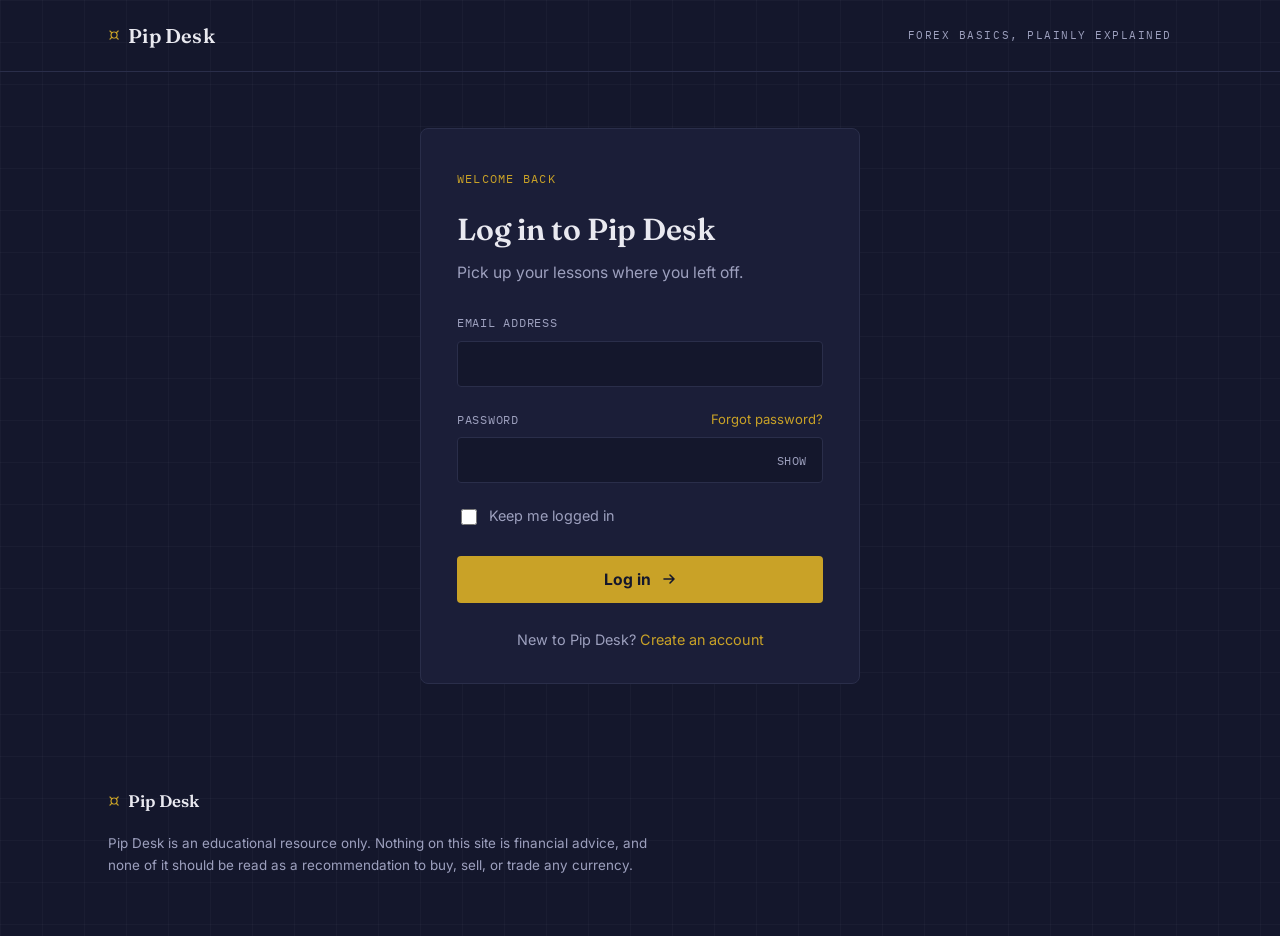
<file: login.html>
<!DOCTYPE html>
<html lang="en">
<head>
<meta charset="UTF-8">
<meta name="viewport" content="width=device-width, initial-scale=1.0">
<title>Log in — Pip Desk</title>
<meta name="description" content="Log in to your Pip Desk account.">
<link rel="preconnect" href="https://fonts.googleapis.com">
<link rel="preconnect" href="https://fonts.gstatic.com" crossorigin>
<link href="https://fonts.googleapis.com/css2?family=Fraunces:ital,opsz,wght@0,9..144,400;0,9..144,500;0,9..144,600;0,9..144,700;1,9..144,500&family=Inter:wght@400;500;600;700&family=IBM+Plex+Mono:wght@400;500;600&display=swap" rel="stylesheet">
<link rel="stylesheet" href="style.css">
<link rel="stylesheet" href="auth.css">
</head>
<body class="auth-body">

<a class="skip-link" href="#main">Skip to content</a>

<header class="site-header">
  <div class="wrap header-inner">
    <a href="index.html" class="wordmark" style="text-decoration:none;">
      <span class="wordmark-mark" aria-hidden="true">¤</span>
      <span>Pip Desk</span>
    </a>
    <span class="header-tag">FOREX BASICS, PLAINLY EXPLAINED</span>
  </div>
</header>

<main id="main" class="auth-main">
  <div class="auth-shell">

    <section class="auth-card" aria-labelledby="authTitle">
      <p class="eyebrow">Welcome back</p>
      <h1 id="authTitle" class="auth-title">Log in to Pip Desk</h1>
      <p class="auth-sub">Pick up your lessons where you left off.</p>

      <!-- Live region for auth feedback from the backend -->
      <div id="authAlert" class="auth-alert" role="alert" hidden></div>

      <form id="loginForm" class="auth-form" novalidate>

        <div class="field">
          <label for="email">Email address</label>
          <input
            type="email"
            id="email"
            name="email"
            autocomplete="email"
            required
            aria-describedby="emailError"
          >
          <p class="field-error" id="emailError" hidden>Enter a valid email address.</p>
        </div>

        <div class="field">
          <div class="field-label-row">
            <label for="password">Password</label>
            <a href="#" class="field-aux-link" id="forgotLink">Forgot password?</a>
          </div>
          <div class="password-wrap">
            <input
              type="password"
              id="password"
              name="password"
              autocomplete="current-password"
              required
              minlength="8"
              aria-describedby="passwordError"
            >
            <button type="button" class="password-toggle" id="passwordToggle" aria-pressed="false">
              <span id="passwordToggleLabel">Show</span>
            </button>
          </div>
          <p class="field-error" id="passwordError" hidden>Password must be at least 8 characters.</p>
        </div>

        <div class="field-row">
          <label class="checkbox-row">
            <input type="checkbox" id="remember" name="remember">
            <span>Keep me logged in</span>
          </label>
        </div>

        <button type="submit" class="cta-button auth-submit" id="submitButton">
          <span id="submitLabel">Log in</span>
          <svg class="cta-arrow" width="16" height="16" viewBox="0 0 16 16" fill="none" aria-hidden="true">
            <path d="M3 8H13M13 8L9 4M13 8L9 12" stroke="currentColor" stroke-width="1.6" stroke-linecap="round" stroke-linejoin="round"/>
          </svg>
        </button>

      </form>

      <p class="auth-switch">
        New to Pip Desk? <a href="#">Create an account</a>
      </p>
    </section>

  </div>
</main>

<footer class="site-footer">
  <div class="wrap footer-inner">
    <div class="footer-brand">
      <span class="wordmark-mark" aria-hidden="true">¤</span>
      <span>Pip Desk</span>
    </div>
    <p class="disclaimer">
      Pip Desk is an educational resource only. Nothing on this site is
      financial advice, and none of it should be read as a recommendation
      to buy, sell, or trade any currency.
    </p>
  </div>
</footer>

<script src="auth.js"></script>
</body>
</html>
</file>
<file: style.css>
/* ============================================================
   PIP DESK — tokens
   ============================================================ */
:root {
  --navy:        #14172C;
  --navy-raised: #1B1E38;
  --navy-line:   #2A2E4A;
  --ink:         #E9E9F0;
  --ink-dim:     #9DA0BE;
  --gold:        #C9A227;
  --gold-bright: #E4C05C;
  --mint:        #4FD1AE;
  --mint-dim:    #2E7B68;
  --coral:       #E8735F;
  --coral-dim:   #8C4438;

  --font-display: 'Fraunces', Georgia, serif;
  --font-body: 'Inter', -apple-system, BlinkMacSystemFont, sans-serif;
  --font-mono: 'IBM Plex Mono', 'SFMono-Regular', Menlo, monospace;

  --wrap-w: 1120px;
}

/* ============================================================
   RESET & BASE
   ============================================================ */
*, *::before, *::after { box-sizing: border-box; }
html { scroll-behavior: smooth; }
@media (prefers-reduced-motion: reduce) {
  html { scroll-behavior: auto; }
}

body {
  margin: 0;
  background: var(--navy);
  color: var(--ink);
  font-family: var(--font-body);
  font-size: 16px;
  line-height: 1.55;
  -webkit-font-smoothing: antialiased;

  /* faint terminal grid texture */
  background-image:
    linear-gradient(rgba(255,255,255,0.028) 1px, transparent 1px),
    linear-gradient(90deg, rgba(255,255,255,0.028) 1px, transparent 1px);
  background-size: 42px 42px;
}

.wrap {
  max-width: var(--wrap-w);
  margin: 0 auto;
  padding: 0 28px;
}

.mono { font-family: var(--font-mono); }

.price-up   { color: var(--mint); }
.price-down { color: var(--coral); }
.price-neutral { color: var(--ink-dim); }

h1, h2, h3 { font-family: var(--font-display); font-weight: 600; margin: 0; }

a { color: inherit; }

/* Skip link */
.skip-link {
  position: absolute;
  left: -999px;
  top: auto;
  background: var(--gold);
  color: var(--navy);
  padding: 12px 18px;
  z-index: 100;
  font-family: var(--font-mono);
  font-weight: 600;
  border-radius: 0 0 6px 0;
}
.skip-link:focus {
  left: 0;
  top: 0;
}

/* Universal focus state */
a:focus-visible,
button:focus-visible {
  outline: 2px solid var(--gold-bright);
  outline-offset: 3px;
  border-radius: 3px;
}

/* ============================================================
   HEADER
   ============================================================ */
.site-header {
  border-bottom: 1px solid var(--navy-line);
  padding: 20px 0;
}
.header-inner {
  display: flex;
  align-items: center;
  justify-content: space-between;
  gap: 16px;
  flex-wrap: wrap;
}
.wordmark {
  font-family: var(--font-display);
  font-size: 1.25rem;
  font-weight: 600;
  display: flex;
  align-items: center;
  gap: 8px;
  letter-spacing: 0.01em;
}
.wordmark-mark {
  color: var(--gold);
  font-size: 1.3rem;
  line-height: 1;
}
.header-tag {
  font-family: var(--font-mono);
  font-size: 0.68rem;
  letter-spacing: 0.14em;
  color: var(--ink-dim);
  text-transform: uppercase;
}

/* ============================================================
   HERO
   ============================================================ */
.hero {
  padding: 88px 0 56px;
  position: relative;
}
.hero-inner { max-width: 760px; }

.eyebrow {
  font-family: var(--font-mono);
  font-size: 0.78rem;
  letter-spacing: 0.1em;
  text-transform: uppercase;
  color: var(--gold);
  margin: 0 0 18px;
}

.hero-title {
  font-size: clamp(2.4rem, 5.4vw, 4rem);
  line-height: 1.06;
  letter-spacing: -0.01em;
  color: var(--ink);
}
.hl-word {
  font-style: italic;
  color: var(--mint);
}

.hero-sub {
  margin: 26px 0 36px;
  max-width: 52ch;
  font-size: 1.1rem;
  color: var(--ink-dim);
}

.cta-button {
  display: inline-flex;
  align-items: center;
  gap: 10px;
  background: var(--gold);
  color: var(--navy);
  font-family: var(--font-body);
  font-weight: 700;
  font-size: 0.98rem;
  padding: 14px 24px;
  border-radius: 4px;
  text-decoration: none;
  transition: background-color 0.15s ease, transform 0.15s ease;
}
.cta-button:hover {
  background: var(--gold-bright);
  transform: translateY(-1px);
}
.cta-arrow { transition: transform 0.15s ease; }
.cta-button:hover .cta-arrow { transform: translateX(3px); }

/* ============================================================
   TICKER TAPE  (signature element)
   ============================================================ */
.ticker-section {
  border-top: 1px solid var(--navy-line);
  border-bottom: 1px solid var(--navy-line);
  background: var(--navy-raised);
  padding: 14px 0 10px;
}

.ticker-mask {
  overflow: hidden;
  width: 100%;
  mask-image: linear-gradient(90deg, transparent, black 6%, black 94%, transparent);
  -webkit-mask-image: linear-gradient(90deg, transparent, black 6%, black 94%, transparent);
}

.ticker-track {
  display: flex;
  width: max-content;
  animation: ticker-scroll 42s linear infinite;
}
@media (prefers-reduced-motion: reduce) {
  .ticker-track { animation: none; overflow-x: auto; }
}

@keyframes ticker-scroll {
  from { transform: translateX(0); }
  to   { transform: translateX(-50%); }
}

.ticker-item {
  display: inline-flex;
  align-items: baseline;
  gap: 10px;
  font-family: var(--font-mono);
  font-size: 0.92rem;
  padding: 0 26px;
  white-space: nowrap;
  border-right: 1px solid var(--navy-line);
}
.ticker-pair {
  color: var(--ink);
  font-weight: 600;
  letter-spacing: 0.02em;
}
.ticker-price {
  color: var(--ink-dim);
  transition: color 0.25s ease;
}
.ticker-price.flash-up   { color: var(--mint); }
.ticker-price.flash-down { color: var(--coral); }

.ticker-delta { font-size: 0.78rem; }
.ticker-delta.flash-up   { color: var(--mint); }
.ticker-delta.flash-down { color: var(--coral); }
.ticker-delta:not(.flash-up):not(.flash-down) { color: var(--ink-dim); }

.ticker-caption {
  font-family: var(--font-mono);
  font-size: 0.68rem;
  letter-spacing: 0.08em;
  text-transform: uppercase;
  color: var(--ink-dim);
  text-align: center;
  margin: 10px 0 0;
}

/* ============================================================
   SHARED SECTION HEADS
   ============================================================ */
.concepts, .candle-section, .path-section {
  padding: 84px 0;
  border-bottom: 1px solid var(--navy-line);
}
.path-section { border-bottom: none; }

.section-eyebrow {
  font-family: var(--font-mono);
  font-size: 0.74rem;
  letter-spacing: 0.12em;
  text-transform: uppercase;
  color: var(--gold);
  margin: 0 0 14px;
}
.section-title {
  font-size: clamp(1.7rem, 3vw, 2.3rem);
  margin-bottom: 16px;
}
.section-lede {
  max-width: 62ch;
  color: var(--ink-dim);
  font-size: 1.04rem;
  margin: 0 0 48px;
}

/* ============================================================
   CONCEPT GRID
   ============================================================ */
.concept-grid {
  display: grid;
  grid-template-columns: repeat(4, 1fr);
  gap: 1px;
  background: var(--navy-line);
  border: 1px solid var(--navy-line);
}

.concept-card {
  background: var(--navy-raised);
  padding: 30px 26px 32px;
  display: flex;
  flex-direction: column;
  gap: 14px;
}

.concept-term-label {
  font-family: var(--font-mono);
  font-size: 0.68rem;
  letter-spacing: 0.12em;
  color: var(--ink-dim);
  margin: 0;
}
.concept-term {
  font-size: 1.5rem;
  color: var(--gold-bright);
}
.concept-def {
  margin: 0;
  color: var(--ink-dim);
  font-size: 0.96rem;
}

.concept-example {
  margin-top: auto;
  padding-top: 16px;
  border-top: 1px dashed var(--navy-line);
}
.example-label {
  font-family: var(--font-mono);
  font-size: 0.64rem;
  letter-spacing: 0.14em;
  color: var(--mint);
  margin: 0 0 8px;
}
.example-body {
  margin: 0;
  font-size: 0.9rem;
  color: var(--ink);
  line-height: 1.55;
}
.example-body .mono { font-size: 0.87rem; }

/* ============================================================
   CANDLESTICK SECTION
   ============================================================ */
.candle-diagram-wrap {
  display: grid;
  grid-template-columns: 1.5fr 1fr;
  gap: 48px;
  align-items: center;
  background: var(--navy-raised);
  border: 1px solid var(--navy-line);
  border-radius: 6px;
  padding: 36px;
}

.candle-svg {
  width: 100%;
  height: auto;
  display: block;
}
.candle-label {
  font-family: var(--font-mono);
  font-size: 12px;
  fill: var(--ink-dim);
}
.label-left { text-anchor: start; }
.label-right { text-anchor: end; }

.candle-tag {
  font-family: var(--font-mono);
  font-size: 13px;
  font-weight: 600;
  letter-spacing: 0.04em;
}
.candle-tag-up { fill: var(--mint); }
.candle-tag-down { fill: var(--coral); }

.candle-key {
  display: flex;
  flex-direction: column;
  gap: 20px;
  margin: 0;
}
.candle-key-item dt {
  font-size: 0.92rem;
  color: var(--gold-bright);
  margin-bottom: 4px;
}
.candle-key-item dd {
  margin: 0;
  color: var(--ink-dim);
  font-size: 0.92rem;
  line-height: 1.5;
}

/* ============================================================
   LEARNING PATH
   ============================================================ */
.path-list {
  list-style: none;
  margin: 0;
  padding: 0;
  max-width: 700px;
  border-top: 1px solid var(--navy-line);
}

.path-step {
  display: flex;
  gap: 28px;
  align-items: flex-start;
  padding: 28px 0;
  border-bottom: 1px solid var(--navy-line);
}

.path-number {
  font-size: 1.4rem;
  color: var(--gold);
  min-width: 2.4ch;
  flex-shrink: 0;
  padding-top: 2px;
}

.path-content h3 {
  font-size: 1.15rem;
  margin-bottom: 8px;
  color: var(--ink);
}
.path-content p {
  margin: 0;
  color: var(--ink-dim);
  font-size: 0.98rem;
  max-width: 56ch;
}

/* ============================================================
   FOOTER
   ============================================================ */
.site-footer {
  padding: 48px 0 60px;
}
.footer-inner {
  display: flex;
  flex-direction: column;
  gap: 18px;
}
.footer-brand {
  font-family: var(--font-display);
  font-weight: 600;
  display: flex;
  align-items: center;
  gap: 8px;
  font-size: 1.05rem;
}
.disclaimer {
  margin: 0;
  max-width: 68ch;
  color: var(--ink-dim);
  font-size: 0.84rem;
  line-height: 1.65;
}

/* ============================================================
   SITE NAV — Home / Dashboard / Lessons, shown on gated pages
   ============================================================ */
.site-nav {
  background: var(--navy-raised);
  border-bottom: 1px solid var(--navy-line);
}
.site-nav-inner {
  display: flex;
  gap: 4px;
  padding: 10px 28px;
}
.nav-link {
  font-family: var(--font-mono);
  font-size: 0.8rem;
  letter-spacing: 0.03em;
  color: var(--ink-dim);
  text-decoration: none;
  padding: 8px 14px;
  border-radius: 4px;
  transition: color 0.15s ease, background-color 0.15s ease;
}
.nav-link:hover {
  color: var(--ink);
  background: rgba(255, 255, 255, 0.04);
}
.nav-link.is-active {
  color: var(--gold);
  background: rgba(201, 162, 39, 0.1);
}

/* ============================================================
   AUTH GATE — home.html stays hidden until guard.js confirms
   an active Appwrite session, then removes this class.
   ============================================================ */
html.auth-checking body {
  visibility: hidden;
}

.header-right {
  display: flex;
  align-items: center;
  gap: 18px;
}

.logout-link {
  font-family: var(--font-mono);
  font-size: 0.7rem;
  letter-spacing: 0.08em;
  text-transform: uppercase;
  color: var(--ink-dim);
  background: none;
  border: 1px solid var(--navy-line);
  padding: 7px 12px;
  border-radius: 3px;
  cursor: pointer;
}
.logout-link:hover {
  color: var(--coral);
  border-color: var(--coral-dim);
}
.logout-link:disabled {
  opacity: 0.6;
  cursor: not-allowed;
}

/* ============================================================
   LESSONS PAGE
   ============================================================ */
.lessons-section { padding: 64px 0 84px; }

.lesson-grid {
  display: grid;
  grid-template-columns: repeat(4, 1fr);
  gap: 1px;
  background: var(--navy-line);
  border: 1px solid var(--navy-line);
}

.lesson-tile {
  background: var(--navy-raised);
  display: flex;
  flex-direction: column;
  text-decoration: none;
  color: inherit;
  transition: background-color 0.15s ease;
}
.lesson-tile:hover {
  background: #21254a;
}
.lesson-tile:focus-visible {
  outline: 2px solid var(--gold-bright);
  outline-offset: -2px;
}

/* Image slot — shows the real image once one exists at this path,
   otherwise falls back to a labeled placeholder via onerror in HTML. */
.lesson-image {
  position: relative;
  aspect-ratio: 4 / 3;
  background: var(--navy);
  border-bottom: 1px solid var(--navy-line);
  overflow: hidden;
}
.lesson-image img {
  width: 100%;
  height: 100%;
  object-fit: cover;
  display: block;
}
.lesson-image-fallback {
  display: none; /* switched to flex by the onerror handler in HTML */
  width: 100%;
  height: 100%;
  flex-direction: column;
  align-items: center;
  justify-content: center;
  gap: 8px;
  color: var(--ink-dim);
  background:
    repeating-linear-gradient(
      45deg,
      rgba(255,255,255,0.025),
      rgba(255,255,255,0.025) 8px,
      transparent 8px,
      transparent 16px
    );
}
.lesson-image-fallback .mono {
  font-size: 0.68rem;
  letter-spacing: 0.02em;
}

.lesson-body {
  padding: 22px 20px 24px;
  display: flex;
  flex-direction: column;
  gap: 10px;
  flex-grow: 1;
}

.lesson-number {
  font-size: 0.68rem;
  letter-spacing: 0.12em;
  color: var(--gold);
  margin: 0;
}
.lesson-title {
  font-size: 1.25rem;
  color: var(--ink);
  margin: 0;
}
.lesson-desc {
  margin: 0;
  color: var(--ink-dim);
  font-size: 0.92rem;
  flex-grow: 1;
}
.lesson-cta {
  font-family: var(--font-mono);
  font-size: 0.8rem;
  color: var(--mint);
  margin-top: 6px;
}

/* ============================================================
   DASHBOARD PAGE
   ============================================================ */
.dashboard-section { padding: 64px 0 84px; }

.stat-grid {
  display: grid;
  grid-template-columns: repeat(3, 1fr);
  gap: 1px;
  background: var(--navy-line);
  border: 1px solid var(--navy-line);
  margin-bottom: 40px;
}
.stat-card {
  background: var(--navy-raised);
  padding: 26px 24px;
}
.stat-label {
  font-size: 0.68rem;
  letter-spacing: 0.1em;
  color: var(--ink-dim);
  margin: 0 0 12px;
}
.stat-value {
  font-family: var(--font-display);
  font-size: 2.2rem;
  color: var(--gold-bright);
  margin: 0;
}
.stat-value-of {
  font-family: var(--font-mono);
  font-size: 1rem;
  color: var(--ink-dim);
  margin-left: 6px;
}
.stat-value-text {
  font-size: 1.4rem;
}

.dashboard-cta {
  display: flex;
  align-items: center;
  gap: 20px;
  flex-wrap: wrap;
}
.dashboard-cta p {
  margin: 0;
  color: var(--ink-dim);
}

/* ============================================================
   RESPONSIVE
   ============================================================ */
@media (max-width: 880px) {
  .concept-grid { grid-template-columns: repeat(2, 1fr); }
  .candle-diagram-wrap { grid-template-columns: 1fr; }
  .candle-key { flex-direction: row; flex-wrap: wrap; }
  .candle-key-item { flex: 1 1 40%; }
  .lesson-grid { grid-template-columns: repeat(2, 1fr); }
  .stat-grid { grid-template-columns: 1fr; }
}

@media (max-width: 640px) {
  .hero { padding: 64px 0 40px; }
  .concepts, .candle-section, .path-section { padding: 56px 0; }
  .concept-grid { grid-template-columns: 1fr; }
  .candle-diagram-wrap { padding: 22px; }
  .candle-key { flex-direction: column; }
  .path-step { gap: 18px; }
  .header-inner { flex-direction: column; align-items: flex-start; gap: 6px; }
  .site-nav-inner { padding: 10px 20px; gap: 2px; }
  .lesson-grid { grid-template-columns: 1fr; }
  .lessons-section, .dashboard-section { padding: 48px 0 64px; }
}
</file>
<file: auth.css>
/* ============================================================
   AUTH PAGE — extends style.css tokens, doesn't redefine them
   ============================================================ */

.auth-body {
  min-height: 100vh;
  display: flex;
  flex-direction: column;
}

.auth-main {
  flex: 1;
  display: flex;
  align-items: center;
  justify-content: center;
  padding: 56px 20px;
}

.auth-shell {
  width: 100%;
  max-width: 440px;
}

.auth-card {
  background: var(--navy-raised);
  border: 1px solid var(--navy-line);
  border-radius: 8px;
  padding: 40px 36px 32px;
}

.auth-title {
  font-size: clamp(1.6rem, 4vw, 1.9rem);
  margin-bottom: 8px;
}

.auth-sub {
  color: var(--ink-dim);
  font-size: 0.98rem;
  margin: 0 0 28px;
}

/* Alert region, filled by auth.js once a backend is wired up */
.auth-alert {
  font-family: var(--font-mono);
  font-size: 0.86rem;
  padding: 12px 14px;
  border-radius: 4px;
  margin-bottom: 22px;
  line-height: 1.5;
}
.auth-alert.is-error {
  background: rgba(232, 115, 95, 0.12);
  border: 1px solid var(--coral-dim);
  color: var(--coral);
}
.auth-alert.is-success {
  background: rgba(79, 209, 174, 0.12);
  border: 1px solid var(--mint-dim);
  color: var(--mint);
}

/* ---------------------------------------------------------- */
/* FORM                                                        */
/* ---------------------------------------------------------- */
.auth-form {
  display: flex;
  flex-direction: column;
  gap: 22px;
}

.field {
  display: flex;
  flex-direction: column;
  gap: 8px;
}

.field label {
  font-family: var(--font-mono);
  font-size: 0.76rem;
  letter-spacing: 0.06em;
  text-transform: uppercase;
  color: var(--ink-dim);
}

.field-label-row {
  display: flex;
  align-items: baseline;
  justify-content: space-between;
  gap: 12px;
}

.field-aux-link {
  font-family: var(--font-body);
  font-size: 0.82rem;
  color: var(--gold);
  text-decoration: none;
  text-transform: none;
  letter-spacing: normal;
}
.field-aux-link:hover { color: var(--gold-bright); text-decoration: underline; }

.field input[type="email"],
.field input[type="password"],
.field input[type="text"] {
  font-family: var(--font-mono);
  font-size: 0.98rem;
  background: var(--navy);
  border: 1px solid var(--navy-line);
  color: var(--ink);
  border-radius: 4px;
  padding: 12px 14px;
  width: 100%;
  transition: border-color 0.15s ease;
}
.field input::placeholder { color: var(--ink-dim); }

.field input:focus-visible {
  outline: 2px solid var(--gold-bright);
  outline-offset: 1px;
  border-color: var(--gold-bright);
}

.field.has-error input {
  border-color: var(--coral);
}
.field-error {
  font-size: 0.82rem;
  color: var(--coral);
  margin: 0;
}

.password-wrap {
  position: relative;
  display: flex;
}
.password-wrap input { padding-right: 68px; }

.password-toggle {
  position: absolute;
  right: 6px;
  top: 50%;
  transform: translateY(-50%);
  background: none;
  border: none;
  color: var(--ink-dim);
  font-family: var(--font-mono);
  font-size: 0.76rem;
  letter-spacing: 0.05em;
  text-transform: uppercase;
  padding: 8px 10px;
  cursor: pointer;
  border-radius: 3px;
}
.password-toggle:hover { color: var(--ink); }

.field-row { display: flex; }

.checkbox-row {
  display: flex;
  align-items: center;
  gap: 9px;
  font-size: 0.9rem;
  color: var(--ink-dim);
  cursor: pointer;
}
.checkbox-row input[type="checkbox"] {
  width: 16px;
  height: 16px;
  accent-color: var(--gold);
  cursor: pointer;
}

.auth-submit {
  justify-content: center;
  margin-top: 6px;
  border: none;
  cursor: pointer;
  width: 100%;
}
.auth-submit:disabled {
  opacity: 0.65;
  cursor: not-allowed;
  transform: none;
}

.auth-switch {
  text-align: center;
  margin: 26px 0 0;
  font-size: 0.9rem;
  color: var(--ink-dim);
}
.auth-switch a {
  color: var(--gold);
  text-decoration: none;
}
.auth-switch a:hover { text-decoration: underline; }

@media (max-width: 480px) {
  .auth-card { padding: 32px 24px 28px; }
}
</file>
